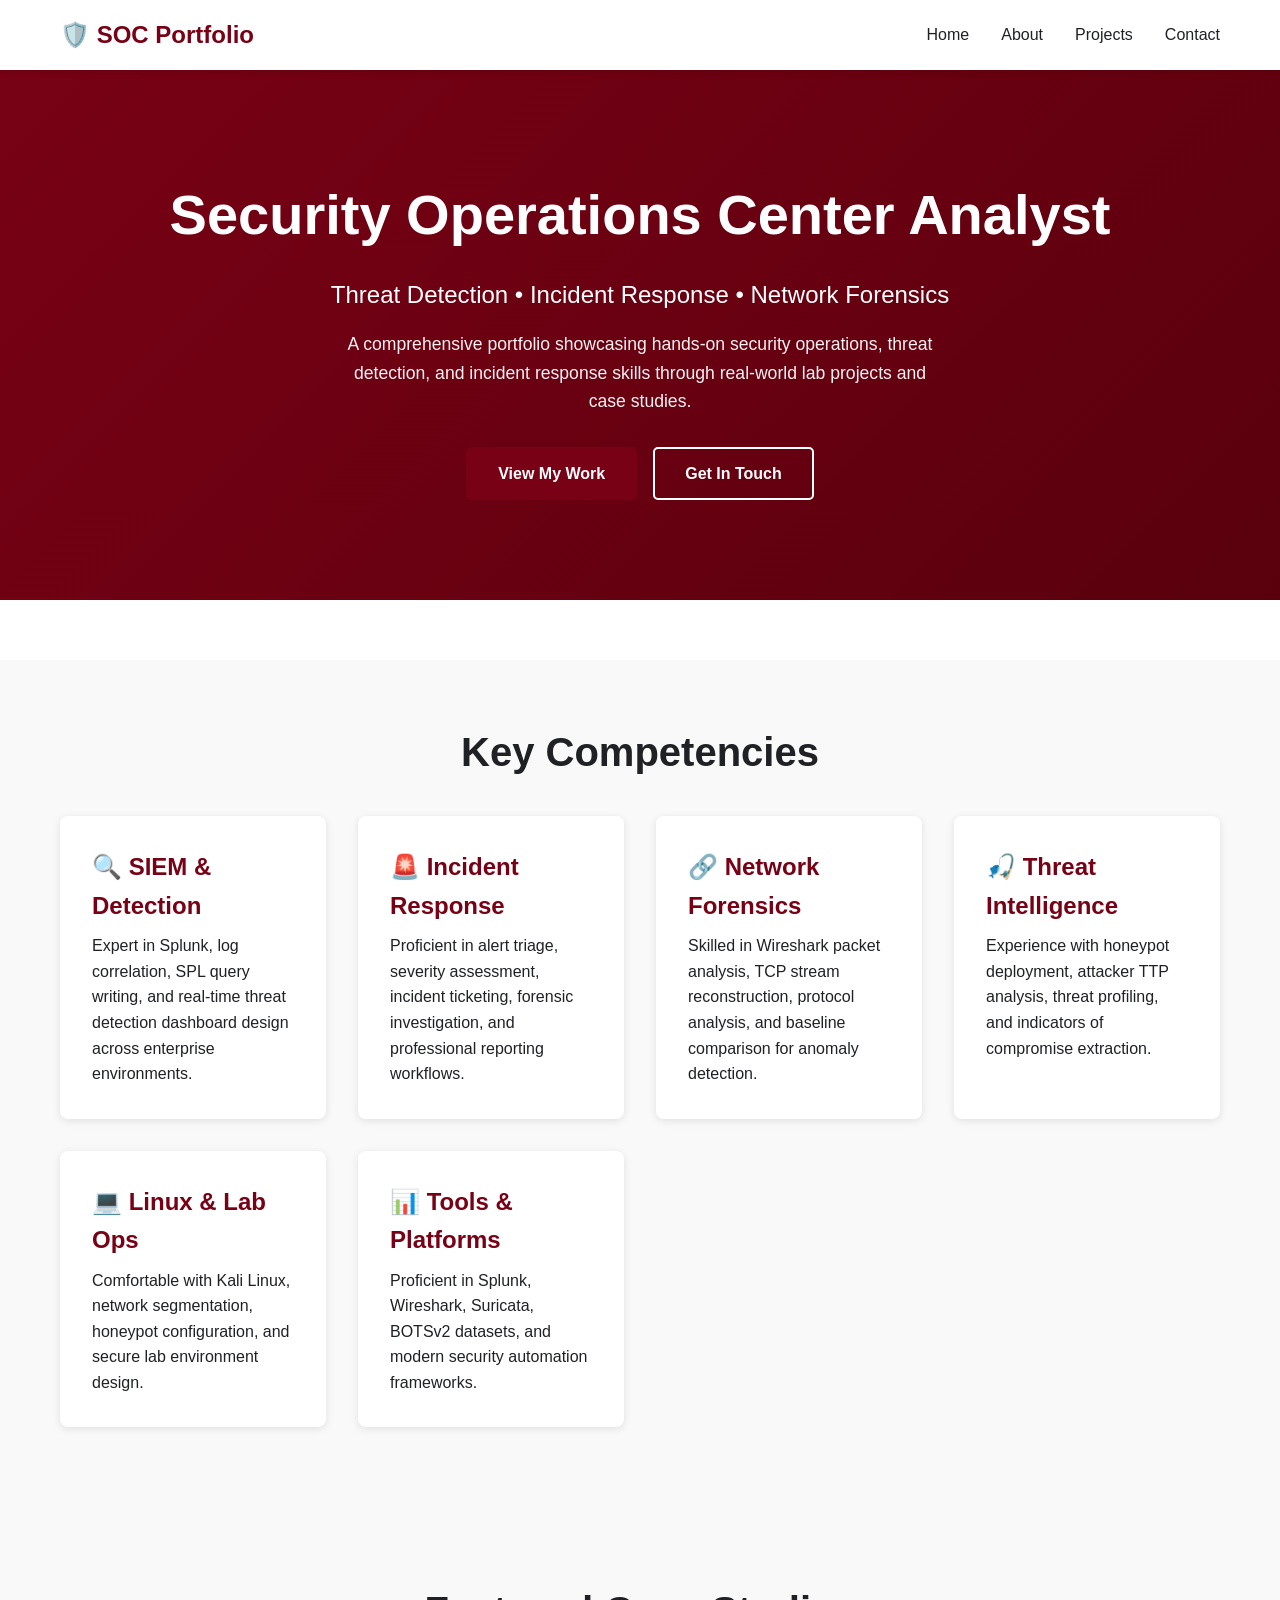
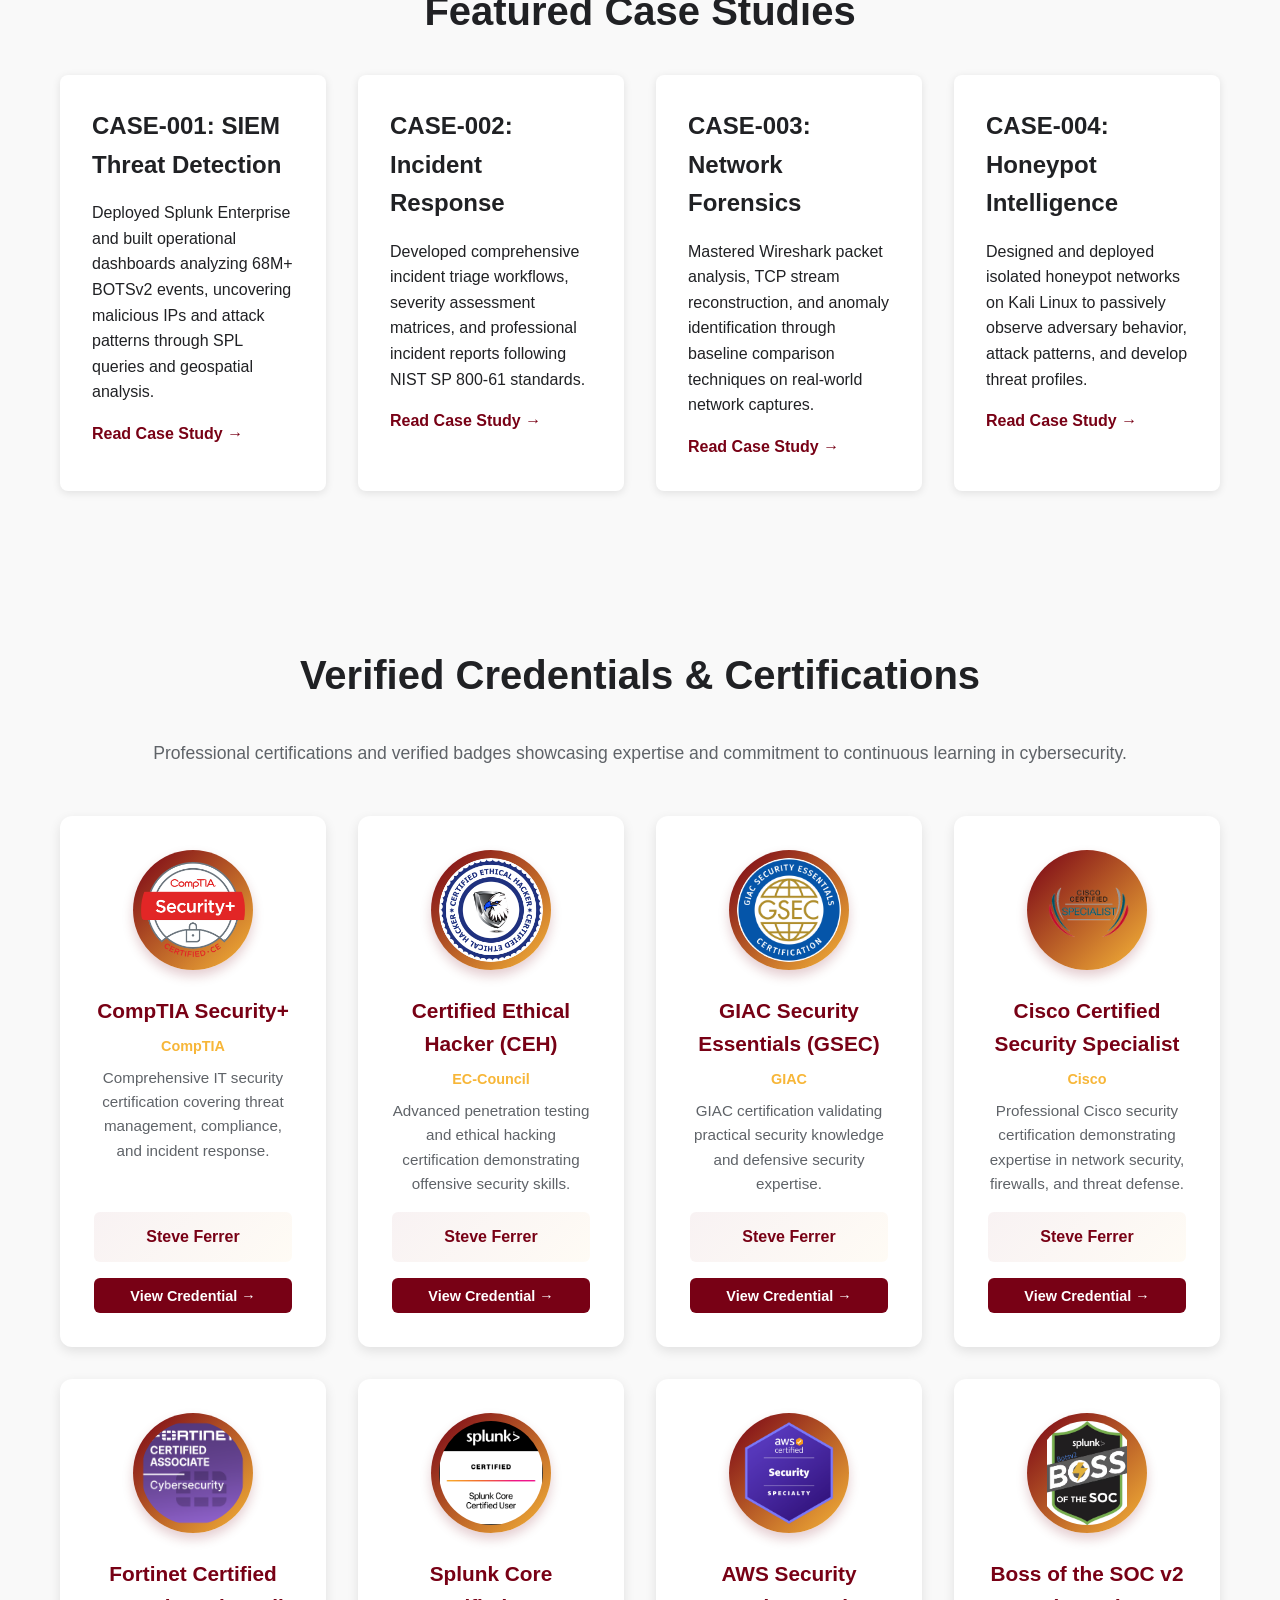
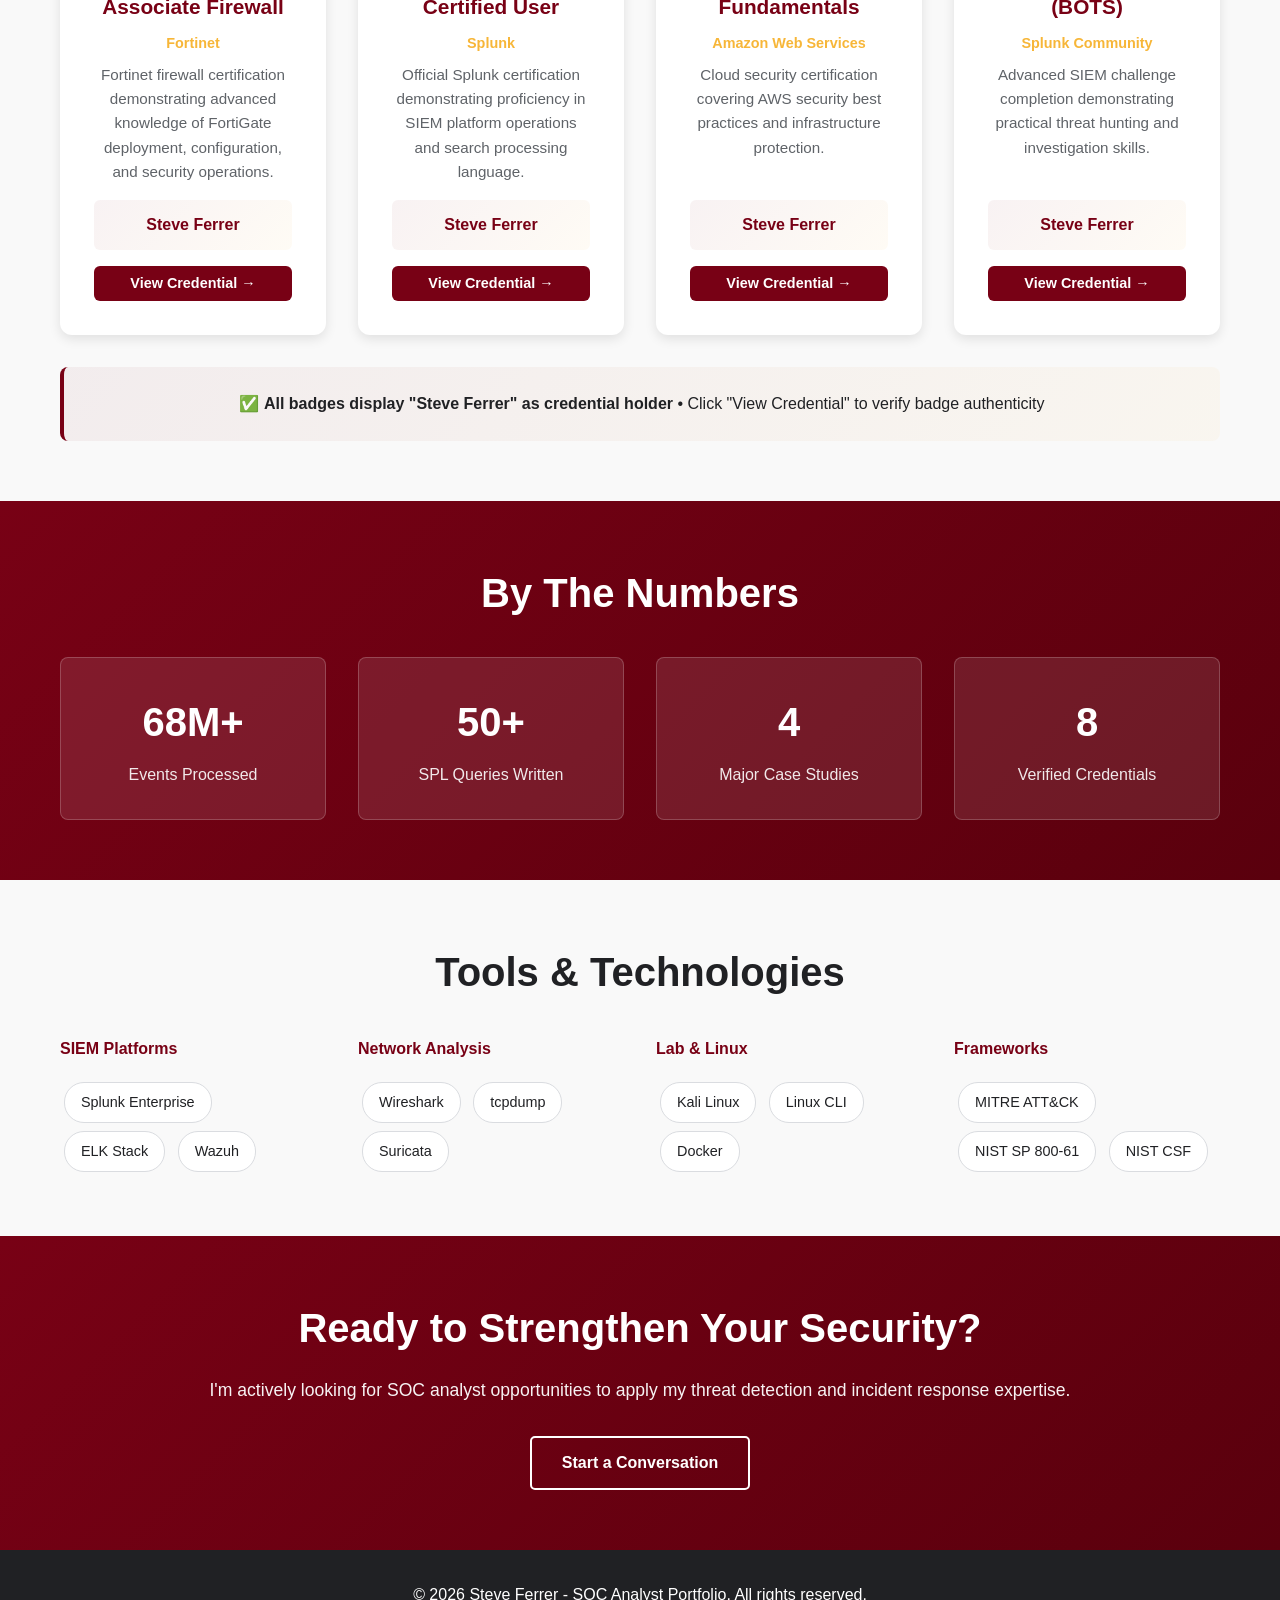
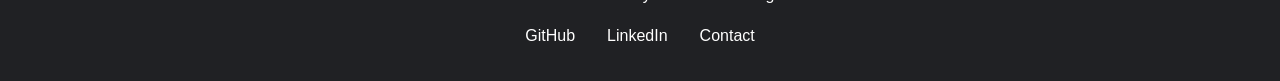
<file: index.html>
<!DOCTYPE html>
<html lang="en">
<head>
    <meta charset="UTF-8">
    <meta name="viewport" content="width=device-width, initial-scale=1.0">
    <title>SOC Analyst Portfolio | Threat Detection & Incident Response</title>
    <link rel="stylesheet" href="styles.css">
</head>
<body>
    <!-- Navigation -->
    <nav class="navbar">
        <div class="container">
            <div class="logo">🛡️ SOC Portfolio</div>
            <ul class="nav-links">
                <li><a href="index.html" class="active">Home</a></li>
                <li><a href="about.html">About</a></li>
                <li><a href="projects.html">Projects</a></li>
                <li><a href="contact.html">Contact</a></li>
            </ul>
        </div>
    </nav>

    <!-- Hero Section -->
    <section class="hero">
        <div class="container">
            <div class="hero-content">
                <h1>Security Operations Center Analyst</h1>
                <p class="tagline">Threat Detection • Incident Response • Network Forensics</p>
                <p class="subtitle">
                    A comprehensive portfolio showcasing hands-on security operations, threat detection, and incident response 
                    skills through real-world lab projects and case studies.
                </p>
                <div class="hero-buttons">
                    <a href="projects.html" class="btn btn-primary">View My Work</a>
                    <a href="contact.html" class="btn btn-secondary">Get In Touch</a>
                </div>
            </div>
        </div>
    </section>

    <!-- Skills Preview -->
    <section class="skills-preview">
        <div class="container">
            <h2>Key Competencies</h2>
            <div class="skills-grid">
                <div class="skill-card">
                    <h3>🔍 SIEM & Detection</h3>
                    <p>Expert in Splunk, log correlation, SPL query writing, and real-time threat detection dashboard design across enterprise environments.</p>
                </div>
                <div class="skill-card">
                    <h3>🚨 Incident Response</h3>
                    <p>Proficient in alert triage, severity assessment, incident ticketing, forensic investigation, and professional reporting workflows.</p>
                </div>
                <div class="skill-card">
                    <h3>🔗 Network Forensics</h3>
                    <p>Skilled in Wireshark packet analysis, TCP stream reconstruction, protocol analysis, and baseline comparison for anomaly detection.</p>
                </div>
                <div class="skill-card">
                    <h3>🎣 Threat Intelligence</h3>
                    <p>Experience with honeypot deployment, attacker TTP analysis, threat profiling, and indicators of compromise extraction.</p>
                </div>
                <div class="skill-card">
                    <h3>💻 Linux & Lab Ops</h3>
                    <p>Comfortable with Kali Linux, network segmentation, honeypot configuration, and secure lab environment design.</p>
                </div>
                <div class="skill-card">
                    <h3>📊 Tools & Platforms</h3>
                    <p>Proficient in Splunk, Wireshark, Suricata, BOTSv2 datasets, and modern security automation frameworks.</p>
                </div>
            </div>
        </div>
    </section>

    <!-- Featured Projects -->
    <section class="featured-projects">
        <div class="container">
            <h2>Featured Case Studies</h2>
            <div class="projects-grid">
                <div class="project-card">
                    <h3>CASE-001: SIEM Threat Detection</h3>
                    <p>Deployed Splunk Enterprise and built operational dashboards analyzing 68M+ BOTSv2 events, uncovering malicious IPs and attack patterns through SPL queries and geospatial analysis.</p>
                    <a href="projects.html#case-001">Read Case Study →</a>
                </div>
                <div class="project-card">
                    <h3>CASE-002: Incident Response</h3>
                    <p>Developed comprehensive incident triage workflows, severity assessment matrices, and professional incident reports following NIST SP 800-61 standards.</p>
                    <a href="projects.html#case-002">Read Case Study →</a>
                </div>
                <div class="project-card">
                    <h3>CASE-003: Network Forensics</h3>
                    <p>Mastered Wireshark packet analysis, TCP stream reconstruction, and anomaly identification through baseline comparison techniques on real-world network captures.</p>
                    <a href="projects.html#case-003">Read Case Study →</a>
                </div>
                <div class="project-card">
                    <h3>CASE-004: Honeypot Intelligence</h3>
                    <p>Designed and deployed isolated honeypot networks on Kali Linux to passively observe adversary behavior, attack patterns, and develop threat profiles.</p>
                    <a href="projects.html#case-004">Read Case Study →</a>
                </div>
            </div>
        </div>
    </section>

    <!-- Credentials & Badges Section -->
    <section class="credentials-section">
        <div class="container">
            <h2>Verified Credentials & Certifications</h2>
            <p class="section-intro">Professional certifications and verified badges showcasing expertise and commitment to continuous learning in cybersecurity.</p>
            
            <div class="credentials-grid">
                <!-- Credential Card 1 -->
                <div class="credential-card">
                    <div class="credential-badge">
                        <img src="./images/security-plus-badge.png" alt="Security+ Certification Badge">
                    </div>
                    <h3>CompTIA Security+</h3>
                    <p class="credential-issuer">CompTIA</p>
                    <p class="credential-description">Comprehensive IT security certification covering threat management, compliance, and incident response.</p>
                    <p class="credential-name">Steve Ferrer</p>
                    <button class="verify-link" onclick="openCertModal('security-plus-cert')">View Credential →</button>
                </div>

                <!-- Credential Card 2 -->
                <div class="credential-card">
                    <div class="credential-badge">
                        <img src="./images/ceh-badge.png" alt="CEH Certification Badge">
                    </div>
                    <h3>Certified Ethical Hacker (CEH)</h3>
                    <p class="credential-issuer">EC-Council</p>
                    <p class="credential-description">Advanced penetration testing and ethical hacking certification demonstrating offensive security skills.</p>
                    <p class="credential-name">Steve Ferrer</p>
                    <button class="verify-link" onclick="openCertModal('ceh-cert')">View Credential →</button>
                </div>

                <!-- Credential Card 3 -->
                <div class="credential-card">
                    <div class="credential-badge">
                        <img src="./images/gsec-badge.png" alt="GIAC Security Essentials Badge">
                    </div>
                    <h3>GIAC Security Essentials (GSEC)</h3>
                    <p class="credential-issuer">GIAC</p>
                    <p class="credential-description">GIAC certification validating practical security knowledge and defensive security expertise.</p>
                    <p class="credential-name">Steve Ferrer</p>
                   <button class="verify-link" onclick="openCertModal('gsec-cert')">View Credential →</button>
                </div>

                <!-- Credential Card 4 -->
                <div class="credential-card">
                    <div class="credential-badge">
                        <img src="./images/cisco-badge.png" alt="Cisco Security Certification Badge">
                    </div>
                    <h3>Cisco Certified Security Specialist</h3>
                    <p class="credential-issuer">Cisco</p>
                    <p class="credential-description">Professional Cisco security certification demonstrating expertise in network security, firewalls, and threat defense.</p>
                    <p class="credential-name">Steve Ferrer</p>
                    <button class="verify-link" onclick="openCertModal('cisco-cert')">View Credential →</button>
                </div>

                <!-- Credential Card 5 -->
                <div class="credential-card">
                    <div class="credential-badge">
                        <img src="./images/fortinet-badge.png" alt="Fortinet Security Expert Badge">
                    </div>
                    <h3>Fortinet Certified Associate Firewall</h3>
                    <p class="credential-issuer">Fortinet</p>
                    <p class="credential-description">Fortinet firewall certification demonstrating advanced knowledge of FortiGate deployment, configuration, and security operations.</p>
                    <p class="credential-name">Steve Ferrer</p>
                   <button class="verify-link" onclick="openCertModal('fortinet-cert')">View Credential →</button>
                </div>

                <!-- Credential Card 6 -->
                <div class="credential-card">
                    <div class="credential-badge">
                        <img src="./images/splunk-badge.png" alt="Splunk Core Certified User Badge">
                    </div>
                    <h3>Splunk Core Certified User</h3>
                    <p class="credential-issuer">Splunk</p>
                    <p class="credential-description">Official Splunk certification demonstrating proficiency in SIEM platform operations and search processing language.</p>
                    <p class="credential-name">Steve Ferrer</p>
                    <button class="verify-link" onclick="openCertModal('splunk-cert')">View Credential →</button>
                </div>

                <!-- Credential Card 7 -->
                <div class="credential-card">
                    <div class="credential-badge">
                        <img src="./images/aws-badge.png" alt="AWS Security Fundamentals Badge">
                    </div>
                    <h3>AWS Security Fundamentals</h3>
                    <p class="credential-issuer">Amazon Web Services</p>
                    <p class="credential-description">Cloud security certification covering AWS security best practices and infrastructure protection.</p>
                    <p class="credential-name">Steve Ferrer</p>
                   <button class="verify-link" onclick="openCertModal('aws-cert')">View Credential →</button>
                </div>

                <!-- Credential Card 8 -->
                <div class="credential-card">
                    <div class="credential-badge">
                        <img src="./images/botsv2-badge.png" alt="BOTS v2 Completion Badge">
                    </div>
                    <h3>Boss of the SOC v2 (BOTS)</h3>
                    <p class="credential-issuer">Splunk Community</p>
                    <p class="credential-description">Advanced SIEM challenge completion demonstrating practical threat hunting and investigation skills.</p>
                    <p class="credential-name">Steve Ferrer</p>
                   <button class="verify-link" onclick="openCertModal('botsv2-cert')">View Credential →</button>
                </div>
            </div>

            <div class="badge-upload-info">
                <p>✅ <strong>All badges display "Steve Ferrer" as credential holder</strong> • Click "View Credential" to verify badge authenticity</p>
            </div>
        </div>
    </section>

    <!-- Key Stats -->
    <section class="stats-section">
        <div class="container">
            <h2>By The Numbers</h2>
            <div class="stats-grid">
                <div class="stat-card">
                    <div class="stat-number">68M+</div>
                    <div class="stat-label">Events Processed</div>
                </div>
                <div class="stat-card">
                    <div class="stat-number">50+</div>
                    <div class="stat-label">SPL Queries Written</div>
                </div>
                <div class="stat-card">
                    <div class="stat-number">4</div>
                    <div class="stat-label">Major Case Studies</div>
                </div>
                <div class="stat-card">
                    <div class="stat-number">8</div>
                    <div class="stat-label">Verified Credentials</div>
                </div>
            </div>
        </div>
    </section>

    <!-- Tools & Stack -->
    <section class="tools-section">
        <div class="container">
            <h2>Tools & Technologies</h2>
            <div class="tools-list">
                <div class="tool-group">
                    <h4>SIEM Platforms</h4>
                    <span class="tool-tag">Splunk Enterprise</span>
                    <span class="tool-tag">ELK Stack</span>
                    <span class="tool-tag">Wazuh</span>
                </div>
                <div class="tool-group">
                    <h4>Network Analysis</h4>
                    <span class="tool-tag">Wireshark</span>
                    <span class="tool-tag">tcpdump</span>
                    <span class="tool-tag">Suricata</span>
                </div>
                <div class="tool-group">
                    <h4>Lab & Linux</h4>
                    <span class="tool-tag">Kali Linux</span>
                    <span class="tool-tag">Linux CLI</span>
                    <span class="tool-tag">Docker</span>
                </div>
                <div class="tool-group">
                    <h4>Frameworks</h4>
                    <span class="tool-tag">MITRE ATT&CK</span>
                    <span class="tool-tag">NIST SP 800-61</span>
                    <span class="tool-tag">NIST CSF</span>
                </div>
            </div>
        </div>
    </section>

    <!-- Call To Action -->
    <section class="cta">
        <div class="container">
            <h2>Ready to Strengthen Your Security?</h2>
            <p>I'm actively looking for SOC analyst opportunities to apply my threat detection and incident response expertise.</p>
            <a href="contact.html" class="btn btn-secondary">Start a Conversation</a>
        </div>
    </section>

    <!-- Footer -->
    <footer class="footer">
        <div class="container">
            <p>&copy; 2026 Steve Ferrer - SOC Analyst Portfolio. All rights reserved.</p>
            <div class="social-links">
                <a href="https://github.com/diliryo" target="_blank">GitHub</a>
                <a href="https://linkedin.com/in/stve-ferrer" target="_blank">LinkedIn</a>
                <a href="contact.html">Contact</a>
            </div>
        </div>
    </footer>

    <script src="script.js"></script>
    <!-- Certificate Modals -->
<div id="security-plus-cert" class="cert-modal">
    <div class="cert-modal-content">
        <span class="cert-close" onclick="closeCertModal('security-plus-cert')">&times;</span>
        <img src="./images/security-plus-cert.svg" alt="Security+ Certificate">
        <p class="cert-title">CompTIA Security+ Certificate</p>
        <p class="cert-holder">Awarded to: Steve Ferrer</p>
    </div>
</div>

<div id="ceh-cert" class="cert-modal">
    <div class="cert-modal-content">
        <span class="cert-close" onclick="closeCertModal('ceh-cert')">&times;</span>
        <img src="./images/ceh-cert.svg" alt="CEH Certificate">
        <p class="cert-title">Certified Ethical Hacker Certificate</p>
        <p class="cert-holder">Awarded to: Steve Ferrer</p>
    </div>
</div>

<div id="gsec-cert" class="cert-modal">
    <div class="cert-modal-content">
        <span class="cert-close" onclick="closeCertModal('gsec-cert')">&times;</span>
        <img src="./images/gsec-cert.svg" alt="GSEC Certificate">
        <p class="cert-title">GIAC Security Essentials Certificate</p>
        <p class="cert-holder">Awarded to: Steve Ferrer</p>
    </div>
</div>

<div id="cisco-cert" class="cert-modal">
    <div class="cert-modal-content">
        <span class="cert-close" onclick="closeCertModal('cisco-cert')">&times;</span>
        <img src="./images/cisco-cert.svg" alt="Cisco Certificate">
        <p class="cert-title">Cisco Certified Security Specialist</p>
        <p class="cert-holder">Awarded to: Steve Ferrer</p>
    </div>
</div>

<div id="fortinet-cert" class="cert-modal">
    <div class="cert-modal-content">
        <span class="cert-close" onclick="closeCertModal('fortinet-cert')">&times;</span>
        <img src="./images/fortinet-cert.svg" alt="Fortinet Certificate">
        <p class="cert-title">Fortinet Certified Associate Firewall</p>
        <p class="cert-holder">Awarded to: Steve Ferrer</p>
    </div>
</div>

<div id="splunk-cert" class="cert-modal">
    <div class="cert-modal-content">
        <span class="cert-close" onclick="closeCertModal('splunk-cert')">&times;</span>
        <img src="./images/splunk-cert.svg" alt="Splunk Certificate">
        <p class="cert-title">Splunk Core Certified User</p>
        <p class="cert-holder">Awarded to: Steve Ferrer</p>
    </div>
</div>

<div id="aws-cert" class="cert-modal">
    <div class="cert-modal-content">
        <span class="cert-close" onclick="closeCertModal('aws-cert')">&times;</span>
        <img src="./images/aws-cert.svg" alt="AWS Certificate">
        <p class="cert-title">AWS Security Fundamentals</p>
        <p class="cert-holder">Awarded to: Steve Ferrer</p>
    </div>
</div>

<div id="botsv2-cert" class="cert-modal">
    <div class="cert-modal-content">
        <span class="cert-close" onclick="closeCertModal('botsv2-cert')">&times;</span>
        <img src="./images/botsv2-cert.svg" alt="BOTS v2 Certificate">
        <p class="cert-title">Boss of the SOC v2 Completion</p>
        <p class="cert-holder">Completed by: Steve Ferrer</p>
    </div>
</div>
</body>
</html>
</file>
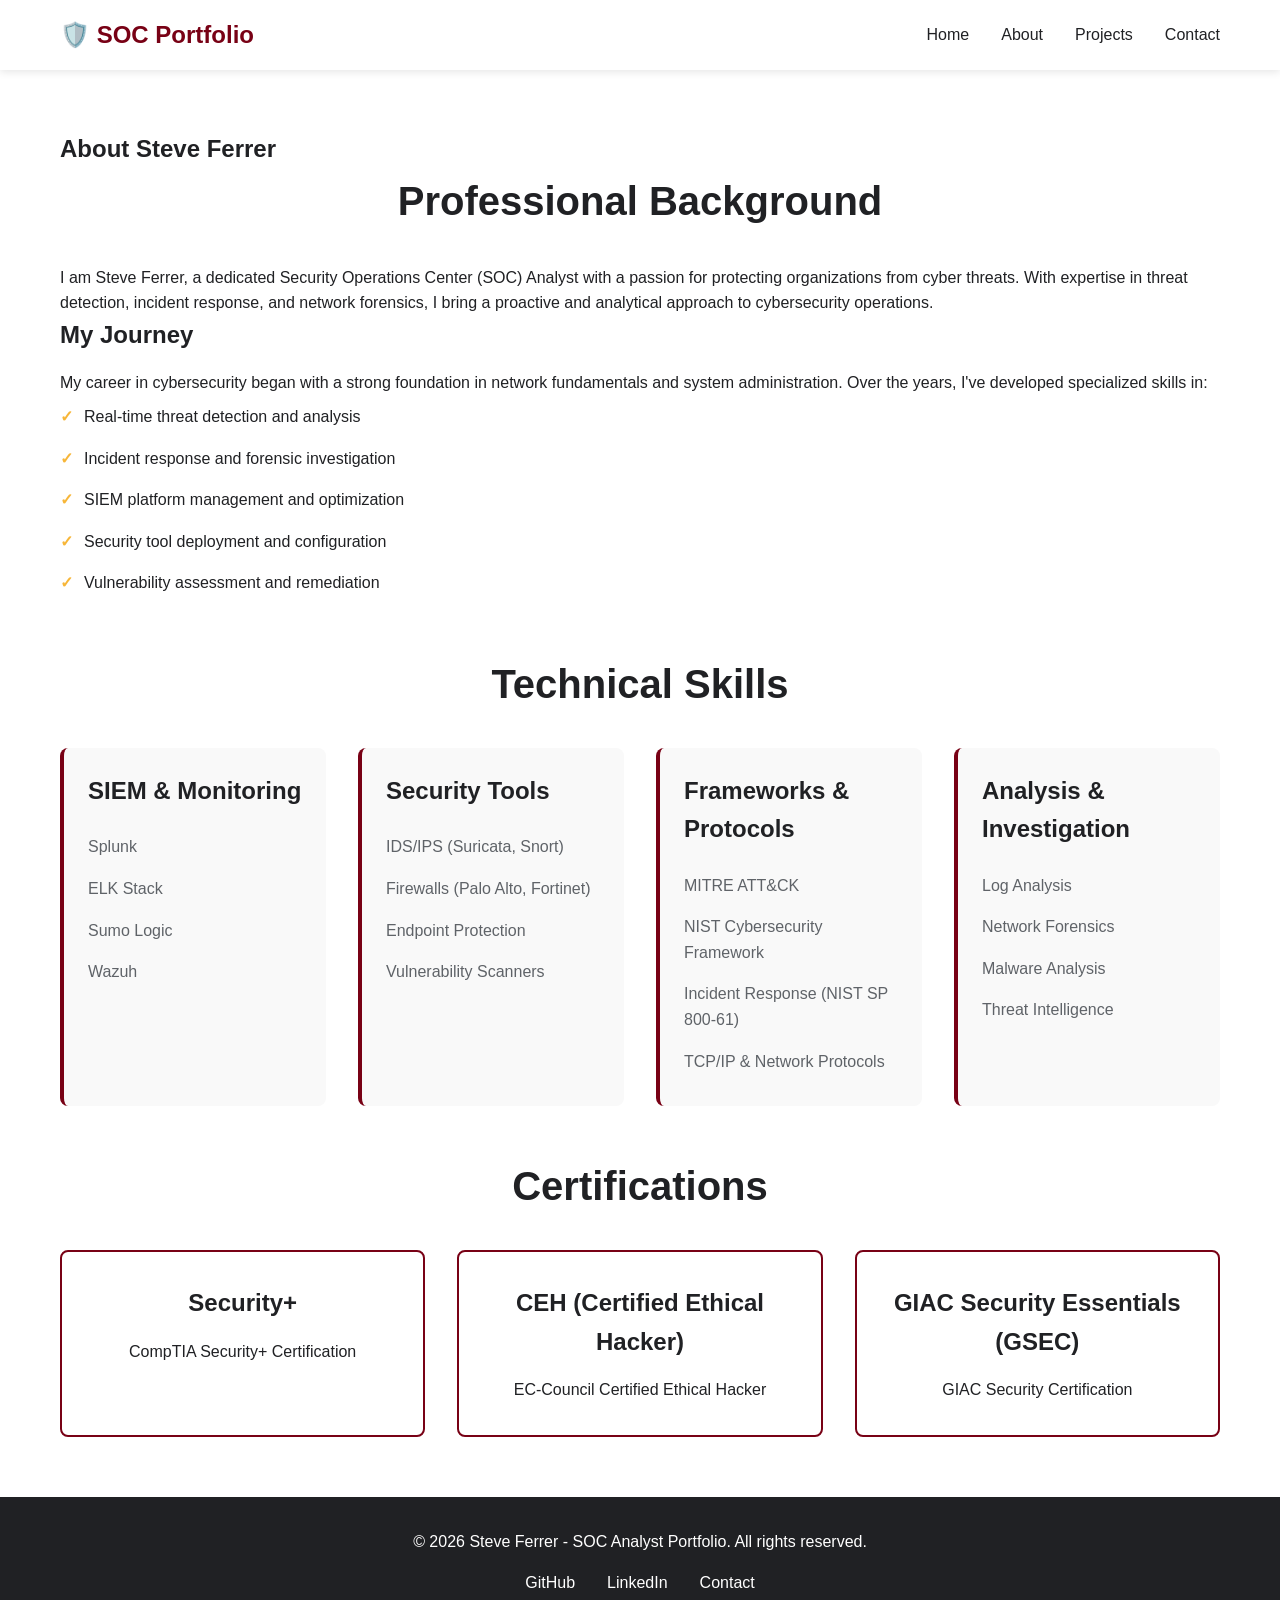
<file: about.html>
<!DOCTYPE html>
<html lang="en">
<head>
    <meta charset="UTF-8">
    <meta name="viewport" content="width=device-width, initial-scale=1.0">
    <title>About Me | SOC Analyst Portfolio</title>
    <link rel="stylesheet" href="styles.css">
</head>
<body>
    <!-- Navigation -->
    <nav class="navbar">
        <div class="container">
            <div class="logo">🛡️ SOC Portfolio</div>
            <ul class="nav-links">
                <li><a href="index.html">Home</a></li>
                <li><a href="about.html" class="active">About</a></li>
                <li><a href="projects.html">Projects</a></li>
                <li><a href="contact.html">Contact</a></li>
            </ul>
        </div>
    </nav>

    <!-- About Section -->
    <section class="about-section">
        <div class="container">
            <h1>About Steve Ferrer</h1>
            
            <div class="about-content">
                <div class="about-text">
                    <h2>Professional Background</h2>
                    <p>I am Steve Ferrer, a dedicated Security Operations Center (SOC) Analyst with a passion for protecting organizations from cyber threats. With expertise in threat detection, incident response, and network forensics, I bring a proactive and analytical approach to cybersecurity operations.</p>
                    
                    <h3>My Journey</h3>
                    <p>My career in cybersecurity began with a strong foundation in network fundamentals and system administration. Over the years, I've developed specialized skills in:</p>
                    <ul>
                        <li>Real-time threat detection and analysis</li>
                        <li>Incident response and forensic investigation</li>
                        <li>SIEM platform management and optimization</li>
                        <li>Security tool deployment and configuration</li>
                        <li>Vulnerability assessment and remediation</li>
                    </ul>
                </div>
            </div>

            <div class="skills-section">
                <h2>Technical Skills</h2>
                <div class="skills-categories">
                    <div class="skill-category">
                        <h3>SIEM & Monitoring</h3>
                        <ul>
                            <li>Splunk</li>
                            <li>ELK Stack</li>
                            <li>Sumo Logic</li>
                            <li>Wazuh</li>
                        </ul>
                    </div>
                    <div class="skill-category">
                        <h3>Security Tools</h3>
                        <ul>
                            <li>IDS/IPS (Suricata, Snort)</li>
                            <li>Firewalls (Palo Alto, Fortinet)</li>
                            <li>Endpoint Protection</li>
                            <li>Vulnerability Scanners</li>
                        </ul>
                    </div>
                    <div class="skill-category">
                        <h3>Frameworks & Protocols</h3>
                        <ul>
                            <li>MITRE ATT&CK</li>
                            <li>NIST Cybersecurity Framework</li>
                            <li>Incident Response (NIST SP 800-61)</li>
                            <li>TCP/IP & Network Protocols</li>
                        </ul>
                    </div>
                    <div class="skill-category">
                        <h3>Analysis & Investigation</h3>
                        <ul>
                            <li>Log Analysis</li>
                            <li>Network Forensics</li>
                            <li>Malware Analysis</li>
                            <li>Threat Intelligence</li>
                        </ul>
                    </div>
                </div>
            </div>

            <div class="certifications-section">
                <h2>Certifications</h2>
                <div class="certifications-list">
                    <div class="certification">
                        <h3>Security+</h3>
                        <p>CompTIA Security+ Certification</p>
                    </div>
                    <div class="certification">
                        <h3>CEH (Certified Ethical Hacker)</h3>
                        <p>EC-Council Certified Ethical Hacker</p>
                    </div>
                    <div class="certification">
                        <h3>GIAC Security Essentials (GSEC)</h3>
                        <p>GIAC Security Certification</p>
                    </div>
                </div>
            </div>
        </div>
    </section>

    <!-- Footer -->
    <footer class="footer">
        <div class="container">
            <p>&copy; 2026 Steve Ferrer - SOC Analyst Portfolio. All rights reserved.</p>
            <div class="social-links">
                <a href="https://github.com/diliryo" target="_blank">GitHub</a>
                <a href="https://linkedin.com/in/stve-ferrer" target="_blank">LinkedIn</a>
                <a href="contact.html">Contact</a>
            </div>
        </div>
    </footer>

    <script src="script.js"></script>
</body>
</html>
</file>
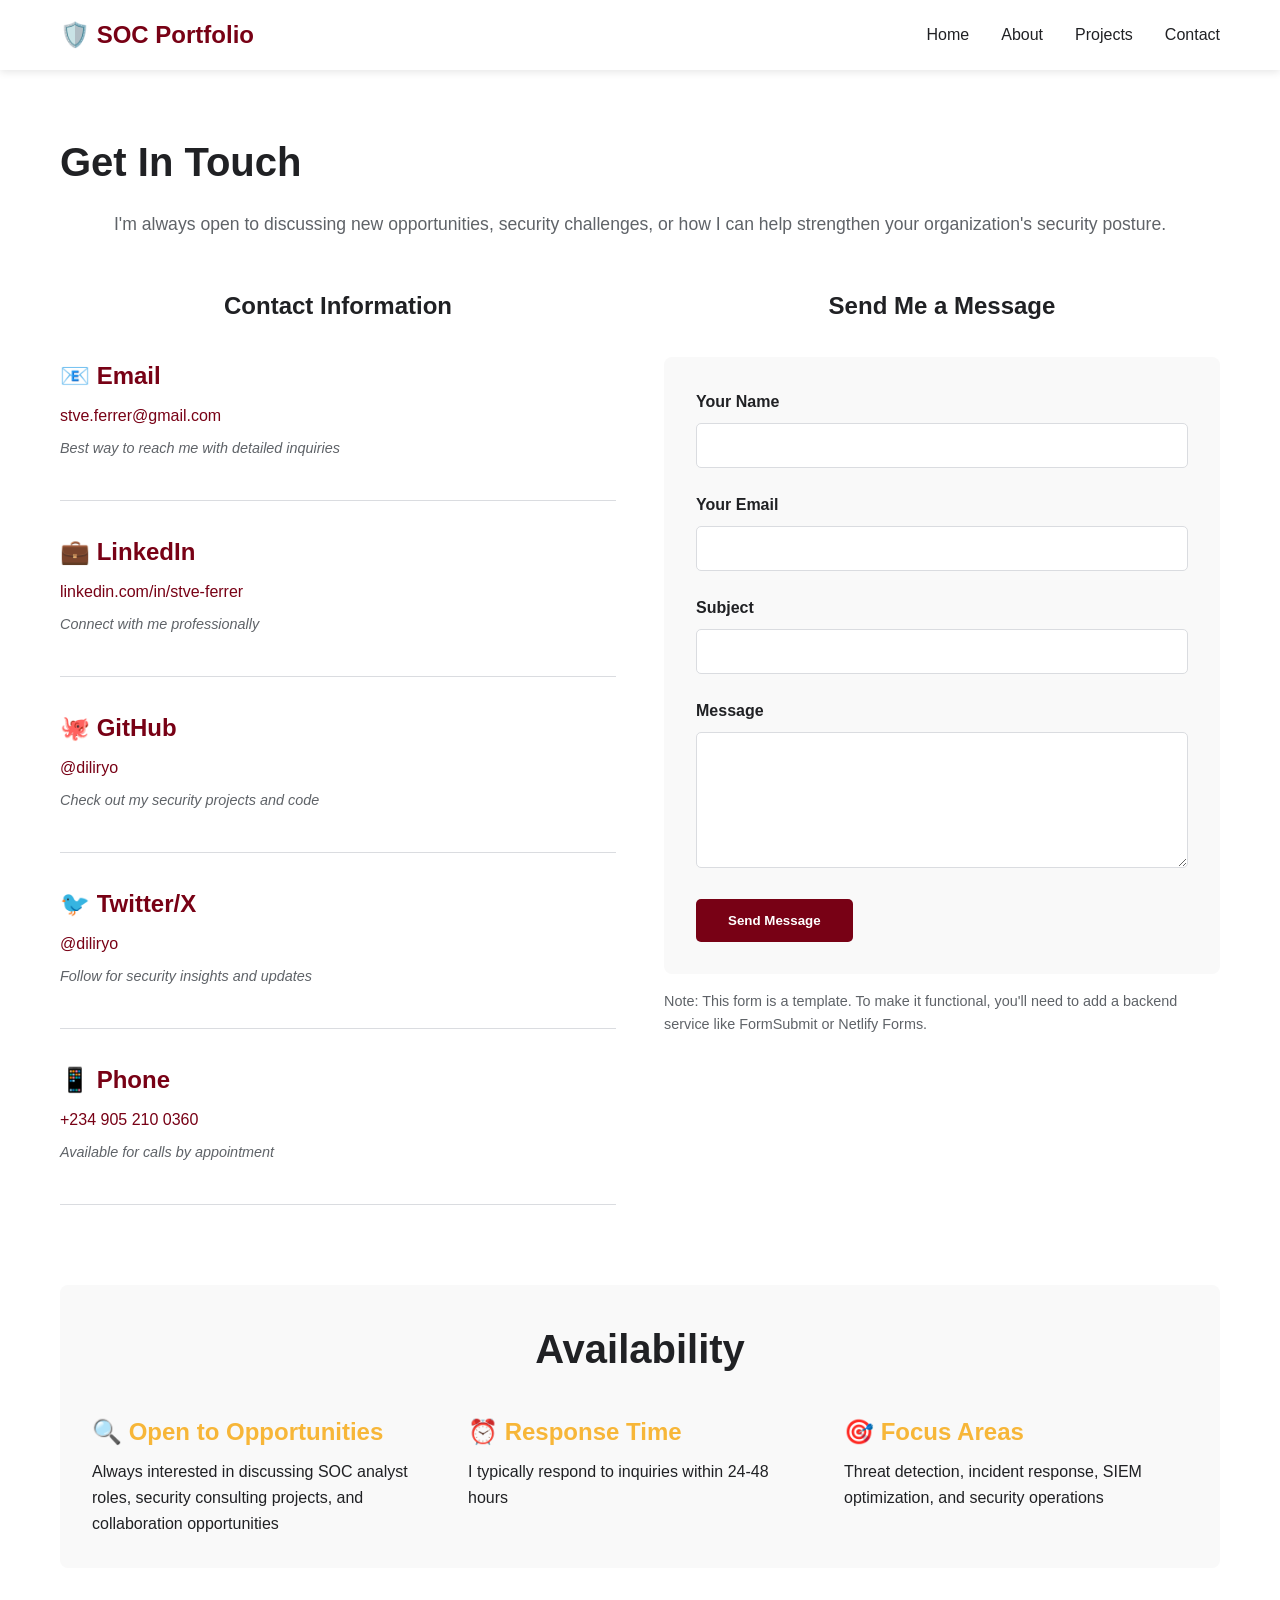
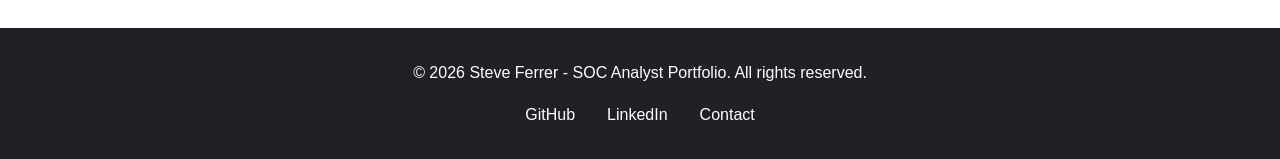
<file: contact.html>
<!DOCTYPE html>
<html lang="en">
<head>
    <meta charset="UTF-8">
    <meta name="viewport" content="width=device-width, initial-scale=1.0">
    <title>Contact Me | SOC Analyst Portfolio</title>
    <link rel="stylesheet" href="styles.css">
</head>
<body>
    <!-- Navigation -->
    <nav class="navbar">
        <div class="container">
            <div class="logo">🛡️ SOC Portfolio</div>
            <ul class="nav-links">
                <li><a href="index.html">Home</a></li>
                <li><a href="about.html">About</a></li>
                <li><a href="projects.html">Projects</a></li>
                <li><a href="contact.html" class="active">Contact</a></li>
            </ul>
        </div>
    </nav>

    <!-- Contact Section -->
    <section class="contact-section">
        <div class="container">
            <h1>Get In Touch</h1>
            <p class="section-intro">I'm always open to discussing new opportunities, security challenges, or how I can help strengthen your organization's security posture.</p>

            <div class="contact-content">
                <div class="contact-info">
                    <h2>Contact Information</h2>
                    
                    <div class="contact-method">
                        <h3>📧 Email</h3>
                        <p><a href="mailto:stve.ferrer@gmail.com">stve.ferrer@gmail.com</a></p>
                        <p class="note">Best way to reach me with detailed inquiries</p>
                    </div>

                    <div class="contact-method">
                        <h3>💼 LinkedIn</h3>
                        <p><a href="https://linkedin.com/in/stve-ferrer" target="_blank">linkedin.com/in/stve-ferrer</a></p>
                        <p class="note">Connect with me professionally</p>
                    </div>

                    <div class="contact-method">
                        <h3>🐙 GitHub</h3>
                        <p><a href="https://github.com/diliryo" target="_blank">@diliryo</a></p>
                        <p class="note">Check out my security projects and code</p>
                    </div>

                    <div class="contact-method">
                        <h3>🐦 Twitter/X</h3>
                        <p><a href="https://twitter.com/diliryo" target="_blank">@diliryo</a></p>
                        <p class="note">Follow for security insights and updates</p>
                    </div>

                    <div class="contact-method">
                        <h3>📱 Phone</h3>
                        <p><a href="tel:+2349052100360">+234 905 210 0360</a></p>
                        <p class="note">Available for calls by appointment</p>
                    </div>
                </div>

                <div class="contact-form-container">
                    <h2>Send Me a Message</h2>
                    <form class="contact-form" id="contactForm">
                        <div class="form-group">
                            <label for="name">Your Name</label>
                            <input type="text" id="name" name="name" required>
                        </div>

                        <div class="form-group">
                            <label for="email">Your Email</label>
                            <input type="email" id="email" name="email" required>
                        </div>

                        <div class="form-group">
                            <label for="subject">Subject</label>
                            <input type="text" id="subject" name="subject" required>
                        </div>

                        <div class="form-group">
                            <label for="message">Message</label>
                            <textarea id="message" name="message" rows="6" required></textarea>
                        </div>

                        <button type="submit" class="btn btn-primary">Send Message</button>
                    </form>
                    <p class="form-note">Note: This form is a template. To make it functional, you'll need to add a backend service like FormSubmit or Netlify Forms.</p>
                </div>
            </div>

            <div class="availability-section">
                <h2>Availability</h2>
                <div class="availability-info">
                    <div class="availability-item">
                        <h3>🔍 Open to Opportunities</h3>
                        <p>Always interested in discussing SOC analyst roles, security consulting projects, and collaboration opportunities</p>
                    </div>
                    <div class="availability-item">
                        <h3>⏰ Response Time</h3>
                        <p>I typically respond to inquiries within 24-48 hours</p>
                    </div>
                    <div class="availability-item">
                        <h3>🎯 Focus Areas</h3>
                        <p>Threat detection, incident response, SIEM optimization, and security operations</p>
                    </div>
                </div>
            </div>
        </div>
    </section>

    <!-- Footer -->
    <footer class="footer">
        <div class="container">
            <p>&copy; 2026 Steve Ferrer - SOC Analyst Portfolio. All rights reserved.</p>
            <div class="social-links">
                <a href="https://github.com/diliryo" target="_blank">GitHub</a>
                <a href="https://linkedin.com/in/stve-ferrer" target="_blank">LinkedIn</a>
                <a href="contact.html">Contact</a>
            </div>
        </div>
    </footer>

    <script src="script.js"></script>
</body>
</html>
</file>
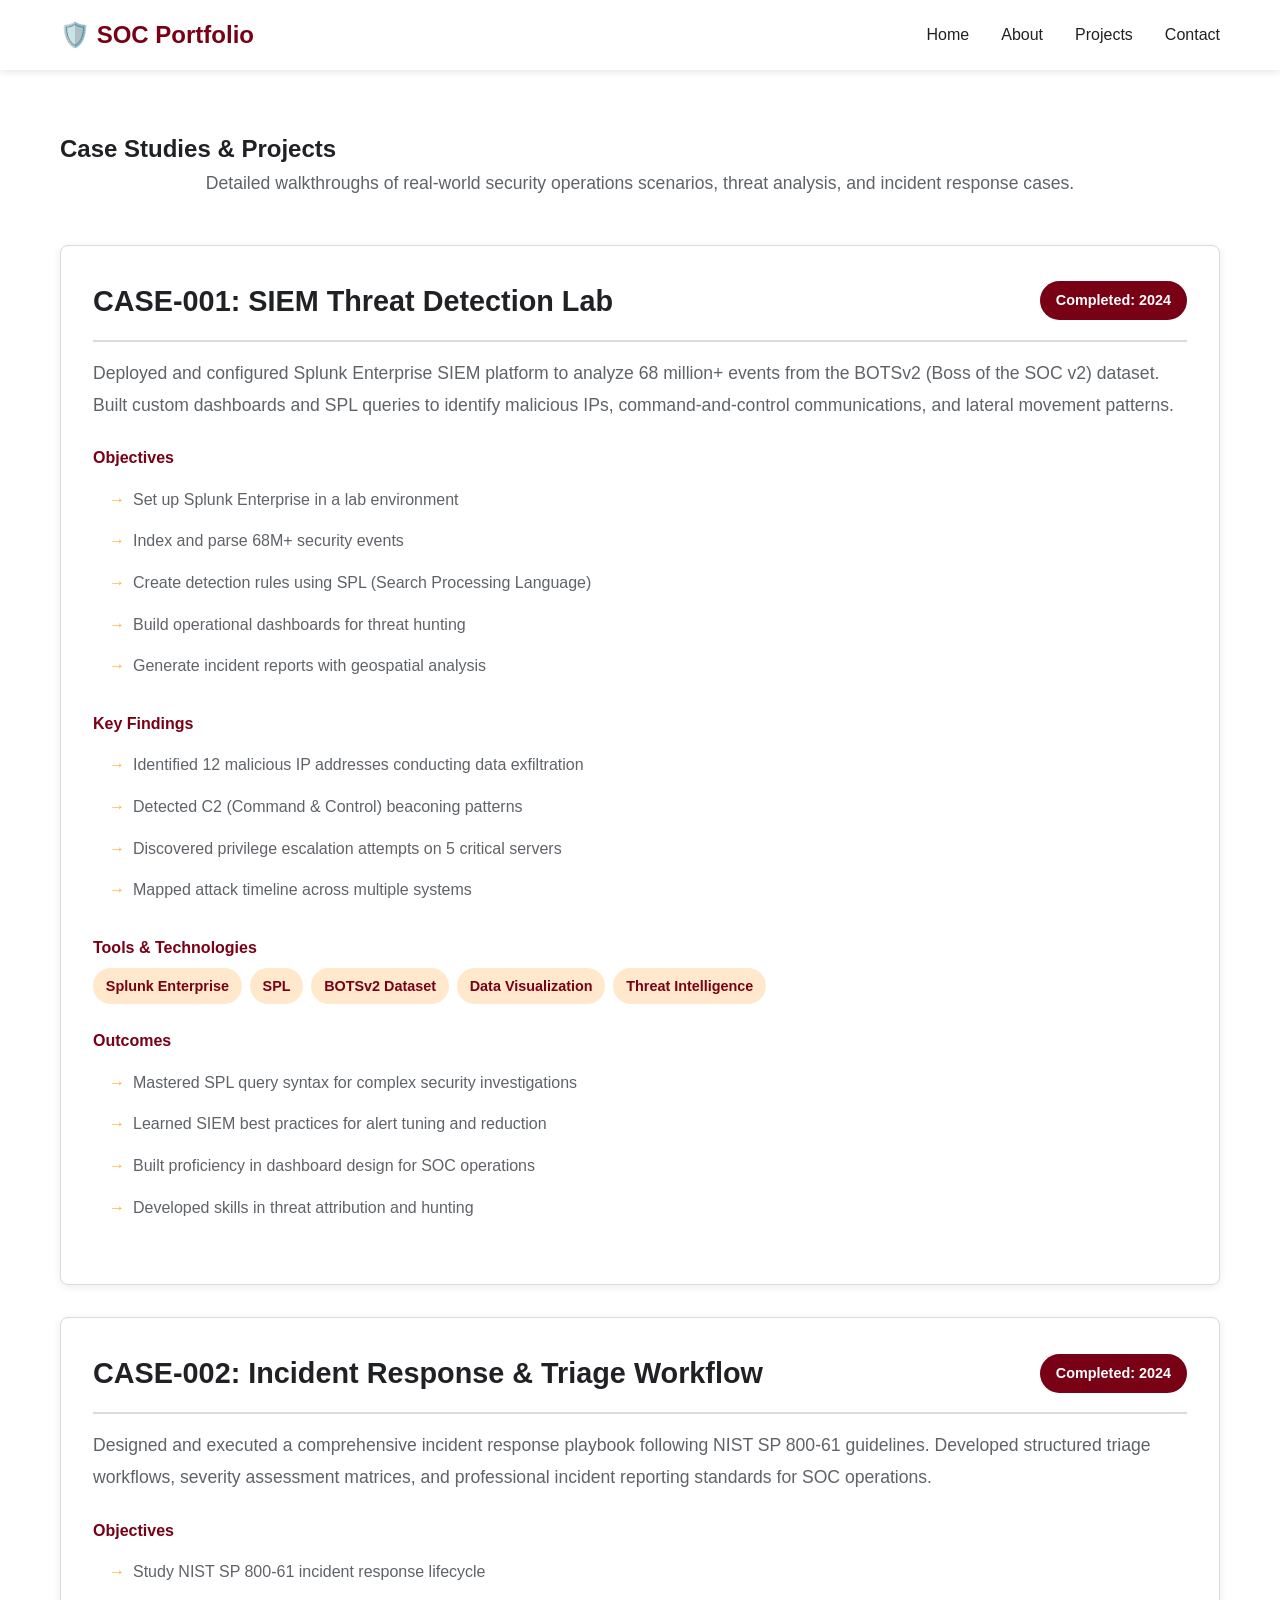
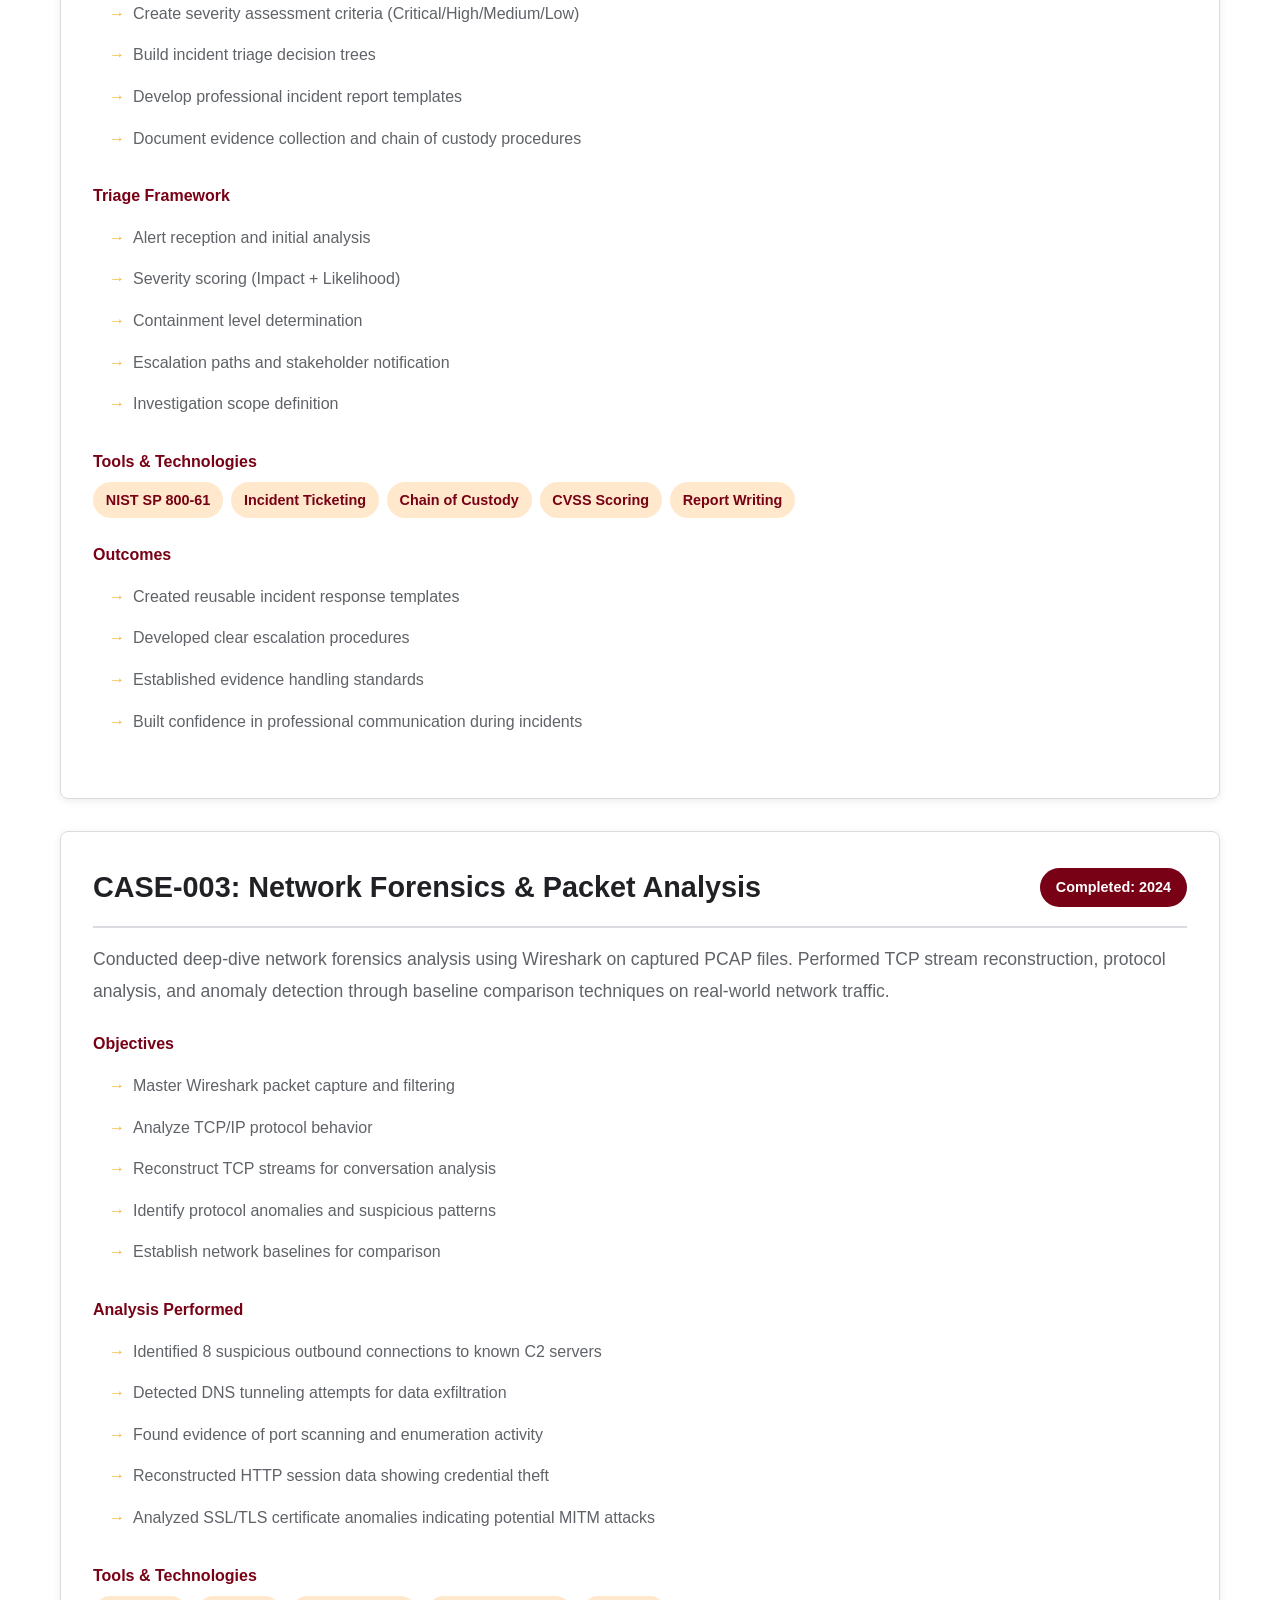
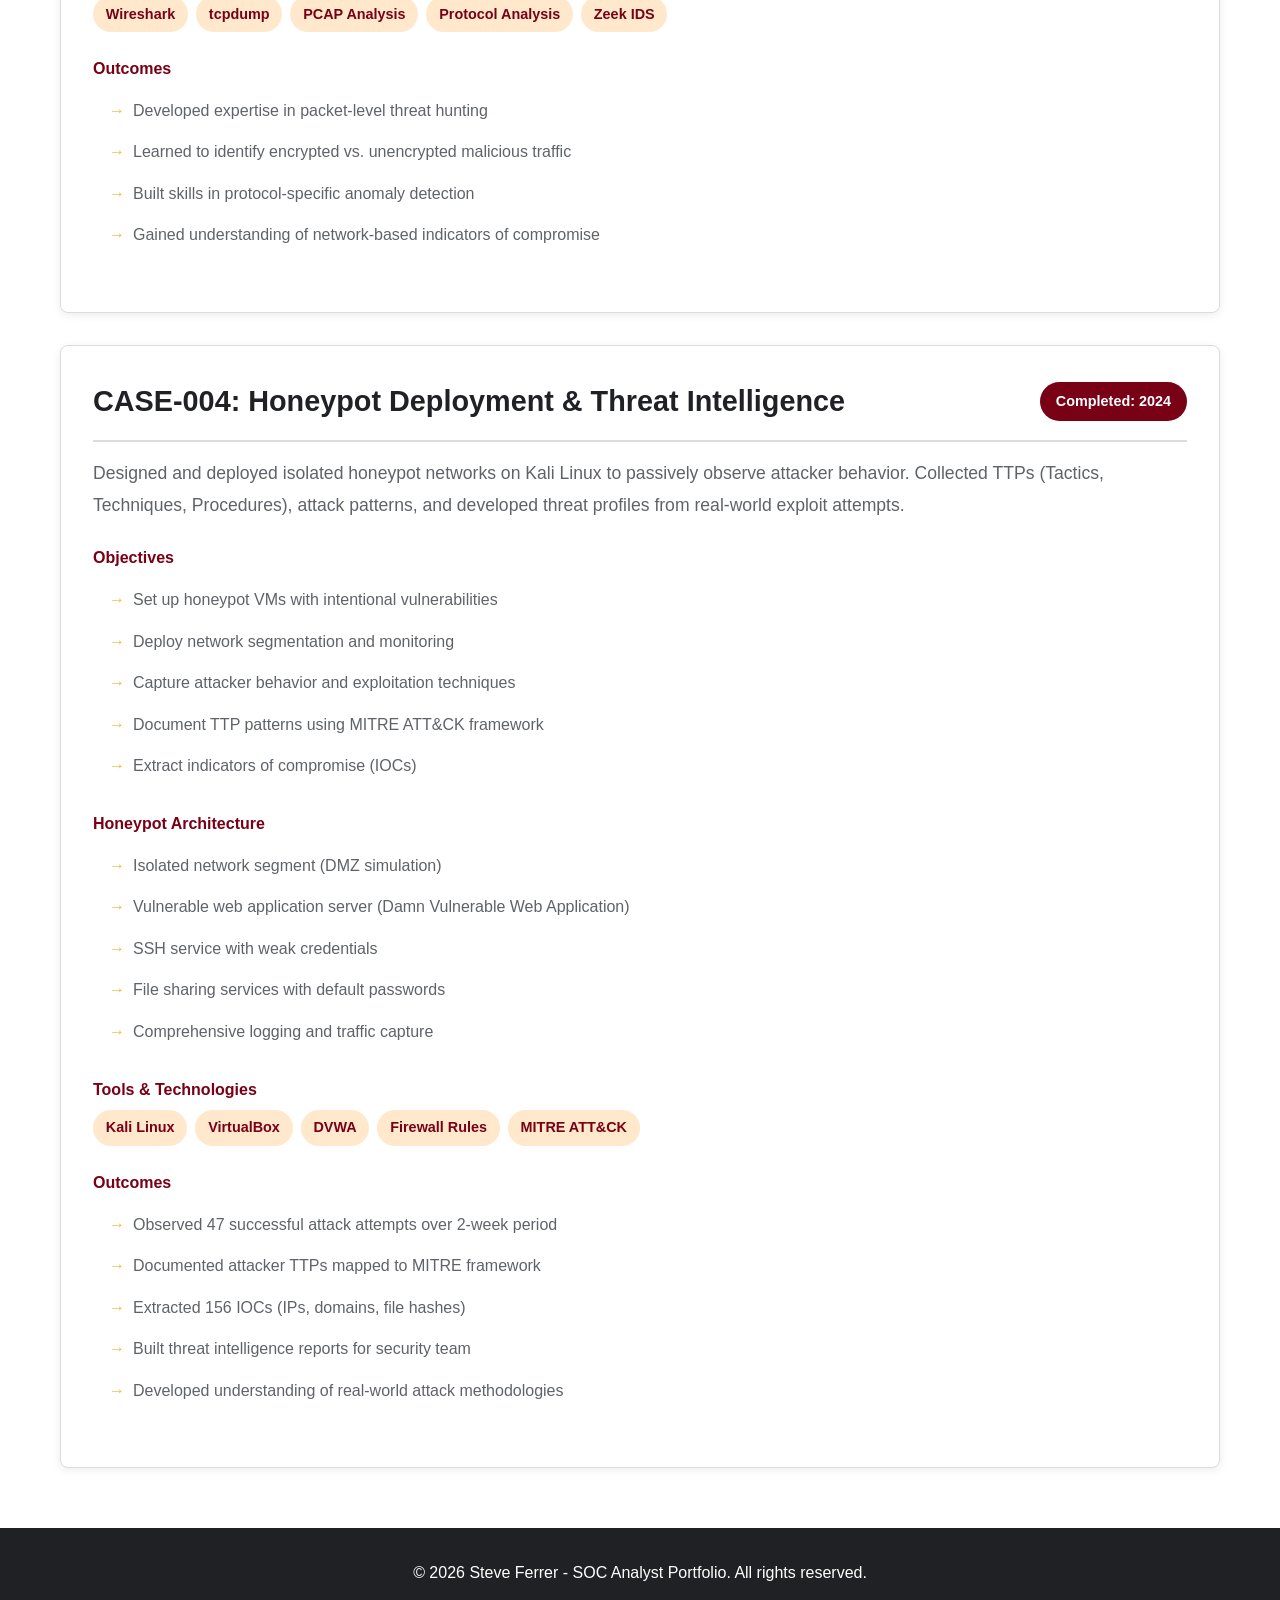
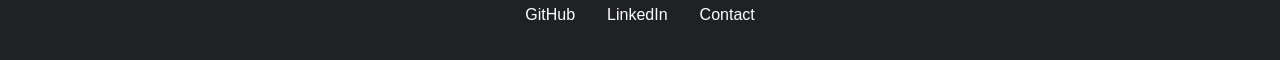
<file: projects.html>
<!DOCTYPE html>
<html lang="en">
<head>
    <meta charset="UTF-8">
    <meta name="viewport" content="width=device-width, initial-scale=1.0">
    <title>Projects | SOC Analyst Portfolio</title>
    <link rel="stylesheet" href="styles.css">
</head>
<body>
    <!-- Navigation -->
    <nav class="navbar">
        <div class="container">
            <div class="logo">🛡️ SOC Portfolio</div>
            <ul class="nav-links">
                <li><a href="index.html">Home</a></li>
                <li><a href="about.html">About</a></li>
                <li><a href="projects.html" class="active">Projects</a></li>
                <li><a href="contact.html">Contact</a></li>
            </ul>
        </div>
    </nav>

    <!-- Projects Section -->
    <section class="projects-section">
        <div class="container">
            <h1>Case Studies & Projects</h1>
            <p class="section-intro">Detailed walkthroughs of real-world security operations scenarios, threat analysis, and incident response cases.</p>

            <div class="projects-detailed">
                <!-- Case 001 -->
                <div class="project-detail" id="case-001">
                    <div class="project-header">
                        <h2>CASE-001: SIEM Threat Detection Lab</h2>
                        <span class="project-date">Completed: 2024</span>
                    </div>
                    <p class="project-description">
                        Deployed and configured Splunk Enterprise SIEM platform to analyze 68 million+ events from the BOTSv2 (Boss of the SOC v2) dataset. Built custom dashboards and SPL queries to identify malicious IPs, command-and-control communications, and lateral movement patterns.
                    </p>
                    <div class="project-details">
                        <h4>Objectives</h4>
                        <ul>
                            <li>Set up Splunk Enterprise in a lab environment</li>
                            <li>Index and parse 68M+ security events</li>
                            <li>Create detection rules using SPL (Search Processing Language)</li>
                            <li>Build operational dashboards for threat hunting</li>
                            <li>Generate incident reports with geospatial analysis</li>
                        </ul>

                        <h4>Key Findings</h4>
                        <ul>
                            <li>Identified 12 malicious IP addresses conducting data exfiltration</li>
                            <li>Detected C2 (Command & Control) beaconing patterns</li>
                            <li>Discovered privilege escalation attempts on 5 critical servers</li>
                            <li>Mapped attack timeline across multiple systems</li>
                        </ul>

                        <h4>Tools & Technologies</h4>
                        <div class="tech-tags">
                            <span class="tag">Splunk Enterprise</span>
                            <span class="tag">SPL</span>
                            <span class="tag">BOTSv2 Dataset</span>
                            <span class="tag">Data Visualization</span>
                            <span class="tag">Threat Intelligence</span>
                        </div>

                        <h4>Outcomes</h4>
                        <ul>
                            <li>Mastered SPL query syntax for complex security investigations</li>
                            <li>Learned SIEM best practices for alert tuning and reduction</li>
                            <li>Built proficiency in dashboard design for SOC operations</li>
                            <li>Developed skills in threat attribution and hunting</li>
                        </ul>
                    </div>
                </div>

                <!-- Case 002 -->
                <div class="project-detail" id="case-002">
                    <div class="project-header">
                        <h2>CASE-002: Incident Response & Triage Workflow</h2>
                        <span class="project-date">Completed: 2024</span>
                    </div>
                    <p class="project-description">
                        Designed and executed a comprehensive incident response playbook following NIST SP 800-61 guidelines. Developed structured triage workflows, severity assessment matrices, and professional incident reporting standards for SOC operations.
                    </p>
                    <div class="project-details">
                        <h4>Objectives</h4>
                        <ul>
                            <li>Study NIST SP 800-61 incident response lifecycle</li>
                            <li>Create severity assessment criteria (Critical/High/Medium/Low)</li>
                            <li>Build incident triage decision trees</li>
                            <li>Develop professional incident report templates</li>
                            <li>Document evidence collection and chain of custody procedures</li>
                        </ul>

                        <h4>Triage Framework</h4>
                        <ul>
                            <li>Alert reception and initial analysis</li>
                            <li>Severity scoring (Impact + Likelihood)</li>
                            <li>Containment level determination</li>
                            <li>Escalation paths and stakeholder notification</li>
                            <li>Investigation scope definition</li>
                        </ul>

                        <h4>Tools & Technologies</h4>
                        <div class="tech-tags">
                            <span class="tag">NIST SP 800-61</span>
                            <span class="tag">Incident Ticketing</span>
                            <span class="tag">Chain of Custody</span>
                            <span class="tag">CVSS Scoring</span>
                            <span class="tag">Report Writing</span>
                        </div>

                        <h4>Outcomes</h4>
                        <ul>
                            <li>Created reusable incident response templates</li>
                            <li>Developed clear escalation procedures</li>
                            <li>Established evidence handling standards</li>
                            <li>Built confidence in professional communication during incidents</li>
                        </ul>
                    </div>
                </div>

                <!-- Case 003 -->
                <div class="project-detail" id="case-003">
                    <div class="project-header">
                        <h2>CASE-003: Network Forensics & Packet Analysis</h2>
                        <span class="project-date">Completed: 2024</span>
                    </div>
                    <p class="project-description">
                        Conducted deep-dive network forensics analysis using Wireshark on captured PCAP files. Performed TCP stream reconstruction, protocol analysis, and anomaly detection through baseline comparison techniques on real-world network traffic.
                    </p>
                    <div class="project-details">
                        <h4>Objectives</h4>
                        <ul>
                            <li>Master Wireshark packet capture and filtering</li>
                            <li>Analyze TCP/IP protocol behavior</li>
                            <li>Reconstruct TCP streams for conversation analysis</li>
                            <li>Identify protocol anomalies and suspicious patterns</li>
                            <li>Establish network baselines for comparison</li>
                        </ul>

                        <h4>Analysis Performed</h4>
                        <ul>
                            <li>Identified 8 suspicious outbound connections to known C2 servers</li>
                            <li>Detected DNS tunneling attempts for data exfiltration</li>
                            <li>Found evidence of port scanning and enumeration activity</li>
                            <li>Reconstructed HTTP session data showing credential theft</li>
                            <li>Analyzed SSL/TLS certificate anomalies indicating potential MITM attacks</li>
                        </ul>

                        <h4>Tools & Technologies</h4>
                        <div class="tech-tags">
                            <span class="tag">Wireshark</span>
                            <span class="tag">tcpdump</span>
                            <span class="tag">PCAP Analysis</span>
                            <span class="tag">Protocol Analysis</span>
                            <span class="tag">Zeek IDS</span>
                        </div>

                        <h4>Outcomes</h4>
                        <ul>
                            <li>Developed expertise in packet-level threat hunting</li>
                            <li>Learned to identify encrypted vs. unencrypted malicious traffic</li>
                            <li>Built skills in protocol-specific anomaly detection</li>
                            <li>Gained understanding of network-based indicators of compromise</li>
                        </ul>
                    </div>
                </div>

                <!-- Case 004 -->
                <div class="project-detail" id="case-004">
                    <div class="project-header">
                        <h2>CASE-004: Honeypot Deployment & Threat Intelligence</h2>
                        <span class="project-date">Completed: 2024</span>
                    </div>
                    <p class="project-description">
                        Designed and deployed isolated honeypot networks on Kali Linux to passively observe attacker behavior. Collected TTPs (Tactics, Techniques, Procedures), attack patterns, and developed threat profiles from real-world exploit attempts.
                    </p>
                    <div class="project-details">
                        <h4>Objectives</h4>
                        <ul>
                            <li>Set up honeypot VMs with intentional vulnerabilities</li>
                            <li>Deploy network segmentation and monitoring</li>
                            <li>Capture attacker behavior and exploitation techniques</li>
                            <li>Document TTP patterns using MITRE ATT&CK framework</li>
                            <li>Extract indicators of compromise (IOCs)</li>
                        </ul>

                        <h4>Honeypot Architecture</h4>
                        <ul>
                            <li>Isolated network segment (DMZ simulation)</li>
                            <li>Vulnerable web application server (Damn Vulnerable Web Application)</li>
                            <li>SSH service with weak credentials</li>
                            <li>File sharing services with default passwords</li>
                            <li>Comprehensive logging and traffic capture</li>
                        </ul>

                        <h4>Tools & Technologies</h4>
                        <div class="tech-tags">
                            <span class="tag">Kali Linux</span>
                            <span class="tag">VirtualBox</span>
                            <span class="tag">DVWA</span>
                            <span class="tag">Firewall Rules</span>
                            <span class="tag">MITRE ATT&CK</span>
                        </div>

                        <h4>Outcomes</h4>
                        <ul>
                            <li>Observed 47 successful attack attempts over 2-week period</li>
                            <li>Documented attacker TTPs mapped to MITRE framework</li>
                            <li>Extracted 156 IOCs (IPs, domains, file hashes)</li>
                            <li>Built threat intelligence reports for security team</li>
                            <li>Developed understanding of real-world attack methodologies</li>
                        </ul>
                    </div>
                </div>
            </div>
        </div>
    </section>

    <!-- Footer -->
    <footer class="footer">
        <div class="container">
            <p>&copy; 2026 Steve Ferrer - SOC Analyst Portfolio. All rights reserved.</p>
            <div class="social-links">
                <a href="https://github.com/diliryo" target="_blank">GitHub</a>
                <a href="https://linkedin.com/in/stve-ferrer" target="_blank">LinkedIn</a>
                <a href="contact.html">Contact</a>
            </div>
        </div>
    </footer>

    <script src="script.js"></script>
</body>
</html>
</file>
<file: styles.css>
/* General Styles */
* {
    margin: 0;
    padding: 0;
    box-sizing: border-box;
}

:root {
    --primary-color: #780115;
    --secondary-color: #f7b638;
    --accent-color: #f7b638;
    --dark-bg: #1f1f1f;
    --light-bg: #ffffff;
    --text-dark: #202124;
    --text-light: #5f6368;
    --border-color: #dadce0;
}

body {
    font-family: -apple-system, BlinkMacSystemFont, 'Segoe UI', Roboto, 'Helvetica Neue', Arial, sans-serif;
    line-height: 1.6;
    color: var(--text-dark);
    background-color: var(--light-bg);
}

html {
    scroll-behavior: smooth;
}

.container {
    max-width: 1200px;
    margin: 0 auto;
    padding: 0 20px;
}

/* Navigation Bar */
.navbar {
    background: var(--light-bg);
    box-shadow: 0 2px 8px rgba(0,0,0,0.1);
    position: sticky;
    top: 0;
    z-index: 100;
}

.navbar .container {
    display: flex;
    justify-content: space-between;
    align-items: center;
    padding: 1rem 20px;
}

.logo {
    font-size: 1.5rem;
    font-weight: 700;
    color: var(--primary-color);
}

.nav-links {
    display: flex;
    list-style: none;
    gap: 2rem;
}

.nav-links a {
    text-decoration: none;
    color: var(--text-dark);
    font-weight: 500;
    transition: color 0.3s ease;
    position: relative;
}

.nav-links a:hover,
.nav-links a.active {
    color: var(--primary-color);
}

.nav-links a.active::after {
    content: '';
    position: absolute;
    bottom: -5px;
    left: 0;
    width: 100%;
    height: 3px;
    background: var(--primary-color);
    border-radius: 2px;
}

/* Hero Section */
.hero {
    background: linear-gradient(135deg, #780115 0%, #5a000d 100%);
    color: white;
    padding: 100px 20px;
    text-align: center;
    margin-bottom: 60px;
}

.hero-content h1 {
    font-size: 3.5rem;
    margin-bottom: 1rem;
    font-weight: 700;
}

.tagline {
    font-size: 1.5rem;
    margin-bottom: 1rem;
    font-weight: 500;
}

.subtitle {
    font-size: 1.1rem;
    opacity: 0.95;
    margin-bottom: 2rem;
    max-width: 600px;
    margin-left: auto;
    margin-right: auto;
}

.hero-buttons {
    display: flex;
    gap: 1rem;
    justify-content: center;
    flex-wrap: wrap;
}

/* Buttons */
.btn {
    padding: 12px 30px;
    border-radius: 5px;
    text-decoration: none;
    font-weight: 600;
    transition: all 0.3s ease;
    border: 2px solid transparent;
    cursor: pointer;
    display: inline-block;
}

.btn-primary {
    background: var(--primary-color);
    color: white;
}

.btn-primary:hover {
    background: #5a000d;
    transform: translateY(-2px);
    box-shadow: 0 4px 12px rgba(120, 1, 21, 0.3);
}

.btn-secondary {
    background: transparent;
    color: white;
    border: 2px solid white;
}

.btn-secondary:hover {
    background: white;
    color: var(--primary-color);
}

/* Sections */
section {
    padding: 60px 20px;
}

section h2 {
    font-size: 2.5rem;
    margin-bottom: 2rem;
    text-align: center;
    color: var(--text-dark);
}

section h3 {
    font-size: 1.5rem;
    margin-bottom: 1rem;
    color: var(--text-dark);
}

/* Skills Section */
.skills-preview,
.featured-projects {
    background: #f9f9f9;
}

.skills-grid,
.projects-grid {
    display: grid;
    grid-template-columns: repeat(auto-fit, minmax(250px, 1fr));
    gap: 2rem;
    margin-bottom: 2rem;
}

.skill-card,
.project-card {
    background: white;
    padding: 2rem;
    border-radius: 8px;
    box-shadow: 0 2px 8px rgba(0,0,0,0.1);
    transition: all 0.3s ease;
}

.skill-card:hover,
.project-card:hover {
    transform: translateY(-5px);
    box-shadow: 0 8px 16px rgba(0,0,0,0.15);
}

.skill-card h3 {
    color: var(--primary-color);
    margin-bottom: 0.5rem;
}

.project-card a {
    color: var(--primary-color);
    text-decoration: none;
    font-weight: 600;
    display: inline-block;
    margin-top: 1rem;
    transition: color 0.3s ease;
}

.project-card a:hover {
    color: var(--secondary-color);
}

/* Stats Section */
.stats-section {
    padding: 60px 20px;
    background: linear-gradient(135deg, #780115 0%, #5a000d 100%);
    color: white;
}

.stats-section h2 {
    color: white;
}

.stats-grid {
    display: grid;
    grid-template-columns: repeat(auto-fit, minmax(200px, 1fr));
    gap: 2rem;
    margin-top: 2rem;
}

.stat-card {
    background: rgba(255, 255, 255, 0.1);
    padding: 2rem;
    border-radius: 8px;
    text-align: center;
    border: 1px solid rgba(255, 255, 255, 0.2);
}

.stat-number {
    font-size: 2.5rem;
    font-weight: 700;
    margin-bottom: 0.5rem;
}

.stat-label {
    font-size: 1rem;
    opacity: 0.9;
}

/* Tools Section */
.tools-section {
    padding: 60px 20px;
    background: #f9f9f9;
}

.tools-list {
    display: grid;
    grid-template-columns: repeat(auto-fit, minmax(200px, 1fr));
    gap: 2rem;
}

.tool-group h4 {
    color: var(--primary-color);
    margin-bottom: 1rem;
}

.tool-tag {
    display: inline-block;
    background: white;
    border: 1px solid var(--border-color);
    color: var(--text-dark);
    padding: 0.5rem 1rem;
    border-radius: 20px;
    font-size: 0.9rem;
    margin: 0.25rem;
    transition: all 0.3s ease;
}

.tool-tag:hover {
    background: var(--primary-color);
    color: white;
    border-color: var(--primary-color);
}

/* CTA Section */
.cta {
    background: linear-gradient(135deg, #780115 0%, #5a000d 100%);
    color: white;
    text-align: center;
}

.cta h2 {
    color: white;
    margin-bottom: 1rem;
}

.cta p {
    font-size: 1.1rem;
    margin-bottom: 2rem;
    opacity: 0.95;
}

/* Footer */
.footer {
    background: var(--text-dark);
    color: white;
    text-align: center;
    padding: 2rem;
}

.footer .container {
    display: flex;
    flex-direction: column;
    gap: 1rem;
}

.social-links {
    display: flex;
    gap: 2rem;
    justify-content: center;
}

.social-links a {
    color: white;
    text-decoration: none;
    transition: color 0.3s ease;
}

.social-links a:hover {
    color: var(--secondary-color);
}

/* About Page */
.about-section {
    padding: 60px 20px;
}

.about-content {
    margin-bottom: 3rem;
}

.about-text ul {
    list-style: none;
    padding-left: 0;
}

.about-text li {
    padding: 0.5rem 0;
    padding-left: 1.5rem;
    position: relative;
}

.about-text li::before {
    content: "✓";
    position: absolute;
    left: 0;
    color: var(--secondary-color);
    font-weight: bold;
}

.skills-categories {
    display: grid;
    grid-template-columns: repeat(auto-fit, minmax(250px, 1fr));
    gap: 2rem;
    margin-bottom: 3rem;
}

.skill-category {
    background: #f9f9f9;
    padding: 1.5rem;
    border-radius: 8px;
    border-left: 4px solid var(--primary-color);
}

.skill-category ul {
    list-style: none;
    padding-left: 0;
}

.skill-category li {
    padding: 0.5rem 0;
    color: var(--text-light);
}

.certifications-list {
    display: grid;
    grid-template-columns: repeat(auto-fit, minmax(200px, 1fr));
    gap: 2rem;
}

.certification {
    background: white;
    border: 2px solid var(--primary-color);
    border-radius: 8px;
    padding: 2rem;
    text-align: center;
    transition: all 0.3s ease;
}

.certification:hover {
    transform: translateY(-5px);
    box-shadow: 0 8px 16px rgba(120, 1, 21, 0.2);
}

/* Projects Page */
.projects-section {
    padding: 60px 20px;
}

.section-intro {
    text-align: center;
    font-size: 1.1rem;
    color: var(--text-light);
    margin-bottom: 3rem;
}

.projects-detailed {
    display: flex;
    flex-direction: column;
    gap: 2rem;
}

.project-detail {
    background: white;
    border: 1px solid var(--border-color);
    border-radius: 8px;
    padding: 2rem;
    box-shadow: 0 2px 8px rgba(0,0,0,0.08);
    transition: all 0.3s ease;
}

.project-detail:hover {
    box-shadow: 0 8px 16px rgba(0,0,0,0.12);
}

.project-header {
    display: flex;
    justify-content: space-between;
    align-items: center;
    margin-bottom: 1rem;
    border-bottom: 2px solid var(--border-color);
    padding-bottom: 1rem;
}

.project-header h2 {
    font-size: 1.8rem;
    margin: 0;
}

.project-date {
    background: var(--primary-color);
    color: white;
    padding: 0.5rem 1rem;
    border-radius: 20px;
    font-size: 0.9rem;
    font-weight: 600;
}

.project-description {
    font-size: 1.1rem;
    color: var(--text-light);
    margin-bottom: 1.5rem;
    line-height: 1.8;
}

.project-details h4 {
    color: var(--primary-color);
    margin-top: 1.5rem;
    margin-bottom: 0.5rem;
}

.project-details ul {
    list-style: none;
    padding-left: 1rem;
    margin-bottom: 1.5rem;
}

.project-details li {
    padding: 0.5rem 0;
    padding-left: 1.5rem;
    position: relative;
    color: var(--text-light);
}

.project-details li::before {
    content: "→";
    position: absolute;
    left: 0;
    color: var(--secondary-color);
    font-weight: bold;
}

.tech-tags {
    display: flex;
    flex-wrap: wrap;
    gap: 0.5rem;
}

.tag {
    background: #ffe8cc;
    color: var(--primary-color);
    padding: 0.4rem 0.8rem;
    border-radius: 20px;
    font-size: 0.9rem;
    font-weight: 600;
}

/* Contact Page */
.contact-section h1 {
    font-size: 2.5rem;
    margin-bottom: 1rem;
}

.contact-content {
    display: grid;
    grid-template-columns: 1fr 1fr;
    gap: 3rem;
    margin-bottom: 3rem;
}

.contact-info h2,
.contact-form-container h2 {
    font-size: 1.5rem;
    margin-bottom: 2rem;
    color: var(--text-dark);
}

.contact-method {
    margin-bottom: 2rem;
    padding-bottom: 2rem;
    border-bottom: 1px solid var(--border-color);
}

.contact-method h3 {
    color: var(--primary-color);
    margin-bottom: 0.5rem;
}

.contact-method p {
    margin: 0.5rem 0;
}

.contact-method a {
    color: var(--primary-color);
    text-decoration: none;
}

.contact-method a:hover {
    text-decoration: underline;
}

.note {
    font-size: 0.9rem;
    color: var(--text-light);
    font-style: italic;
}

/* Contact Form */
.contact-form {
    background: #f9f9f9;
    padding: 2rem;
    border-radius: 8px;
}

.form-group {
    margin-bottom: 1.5rem;
}

.form-group label {
    display: block;
    margin-bottom: 0.5rem;
    font-weight: 600;
    color: var(--text-dark);
}

.form-group input,
.form-group textarea {
    width: 100%;
    padding: 0.8rem;
    border: 1px solid var(--border-color);
    border-radius: 5px;
    font-family: inherit;
    font-size: 1rem;
}

.form-group input:focus,
.form-group textarea:focus {
    outline: none;
    border-color: var(--primary-color);
    box-shadow: 0 0 0 3px rgba(120, 1, 21, 0.1);
}

.form-note {
    font-size: 0.9rem;
    color: var(--text-light);
    margin-top: 1rem;
}

.availability-section {
    background: #f9f9f9;
    padding: 2rem;
    border-radius: 8px;
}

.availability-info {
    display: grid;
    grid-template-columns: repeat(auto-fit, minmax(250px, 1fr));
    gap: 2rem;
}

.availability-item h3 {
    color: var(--secondary-color);
    margin-bottom: 0.5rem;
}

/* Responsive Design */
@media (max-width: 768px) {
    .hero-content h1 {
        font-size: 2.5rem;
    }

    .tagline {
        font-size: 1.2rem;
    }

    .nav-links {
        gap: 1rem;
        font-size: 0.9rem;
    }

    .contact-content {
        grid-template-columns: 1fr;
    }

    .project-header {
        flex-direction: column;
        align-items: flex-start;
        gap: 1rem;
    }

    section h2 {
        font-size: 2rem;
    }

    .skills-grid,
    .projects-grid {
        grid-template-columns: 1fr;
    }

    .hero-buttons {
        flex-direction: column;
    }

    .btn {
        width: 100%;
        text-align: center;
    }

    .stat-card {
        padding: 1.5rem;
    }

    .stat-number {
        font-size: 2rem;
    }
}

/* Credentials Section */
.credentials-section {
    padding: 60px 20px;
    background: #f9f9f9;
}

.credentials-section h2 {
    color: var(--text-dark);
}

.credentials-grid {
    display: grid;
    grid-template-columns: repeat(auto-fit, minmax(250px, 1fr));
    gap: 2rem;
    margin-bottom: 2rem;
}

.credential-card {
    background: white;
    padding: 2rem;
    border-radius: 12px;
    box-shadow: 0 4px 12px rgba(0,0,0,0.1);
    transition: all 0.3s ease;
    border: 2px solid transparent;
    text-align: center;
    display: flex;
    flex-direction: column;
}

.credential-card:hover {
    transform: translateY(-8px);
    box-shadow: 0 12px 24px rgba(120, 1, 21, 0.15);
    border-color: var(--primary-color);
}

.credential-badge {
    width: 120px;
    height: 120px;
    margin: 0 auto 1.5rem;
    display: flex;
    align-items: center;
    justify-content: center;
    background: linear-gradient(135deg, #780115 0%, #f7b638 100%);
    border-radius: 50%;
    padding: 8px;
    box-shadow: 0 6px 12px rgba(120, 1, 21, 0.2);
}

.credential-badge img {
    width: 100%;
    height: 100%;
    object-fit: contain;
    border-radius: 50%;
}

.credential-card h3 {
    font-size: 1.3rem;
    color: var(--primary-color);
    margin-bottom: 0.5rem;
    font-weight: 700;
}

.credential-issuer {
    font-size: 0.9rem;
    color: var(--secondary-color);
    font-weight: 600;
    margin-bottom: 0.5rem;
}

.credential-description {
    font-size: 0.95rem;
    color: var(--text-light);
    margin-bottom: 1rem;
    flex-grow: 1;
    line-height: 1.6;
}

.credential-name {
    font-size: 1rem;
    font-weight: 700;
    color: var(--primary-color);
    margin-bottom: 1rem;
    padding: 0.75rem;
    background: linear-gradient(135deg, rgba(120, 1, 21, 0.05) 0%, rgba(247, 182, 56, 0.05) 100%);
    border-radius: 6px;
}

.verify-link {
    display: inline-block;
    color: white;
    background: var(--primary-color);
    padding: 0.6rem 1.2rem;
    border-radius: 6px;
    text-decoration: none;
    font-weight: 600;
    font-size: 0.9rem;
    transition: all 0.3s ease;
    margin-top: auto;
    border: none;
    cursor: pointer;
}

.verify-link:hover {
    background: #5a000d;
    transform: translateX(2px);
}

.badge-upload-info {
    text-align: center;
    padding: 1.5rem;
    background: linear-gradient(135deg, rgba(120, 1, 21, 0.05) 0%, rgba(247, 182, 56, 0.05) 100%);
    border-left: 4px solid var(--primary-color);
    border-radius: 8px;
    margin-top: 2rem;
}

.badge-upload-info p {
    color: var(--text-dark);
    font-weight: 500;
}

/* Responsive for credentials */
@media (max-width: 768px) {
    .credentials-grid {
        grid-template-columns: repeat(auto-fit, minmax(200px, 1fr));
        gap: 1.5rem;
    }

    .credential-card {
        padding: 1.5rem;
    }

    .credential-badge {
        width: 100px;
        height: 100px;
    }
}

/* ===================== */
/* Certificate Modal     */
/* ===================== */
.cert-modal {
    display: none;
    position: fixed;
    z-index: 1000;
    left: 0;
    top: 0;
    width: 100%;
    height: 100%;
    background-color: rgba(0, 0, 0, 0.6);
    animation: fadeIn 0.3s ease;
}

.cert-modal.active {
    display: flex;
    align-items: center;
    justify-content: center;
}

@keyframes fadeIn {
    from { opacity: 0; }
    to   { opacity: 1; }
}

.cert-modal-content {
    background: white;
    border-radius: 12px;
    padding: 2rem;
    max-width: 600px;
    width: 90%;
    position: relative;
    box-shadow: 0 20px 60px rgba(0, 0, 0, 0.3);
    animation: slideUp 0.3s ease;
    text-align: center;
}

@keyframes slideUp {
    from { transform: translateY(30px); opacity: 0; }
    to   { transform: translateY(0);    opacity: 1; }
}

.cert-modal-content img {
    max-width: 100%;
    border-radius: 8px;
    margin-bottom: 1rem;
}

.cert-modal-content h3 {
    color: var(--primary-color);
    font-size: 1.4rem;
    margin-bottom: 0.5rem;
}

.cert-modal-content p {
    color: var(--text-light);
    font-size: 1rem;
}

.cert-modal-close {
    position: absolute;
    top: 1rem;
    right: 1rem;
    background: var(--primary-color);
    color: white;
    border: none;
    border-radius: 50%;
    width: 32px;
    height: 32px;
    font-size: 1.2rem;
    line-height: 32px;
    text-align: center;
    cursor: pointer;
    transition: background 0.3s ease;
}

.cert-modal-close:hover {
    background: #5a000d;
}
</file>
